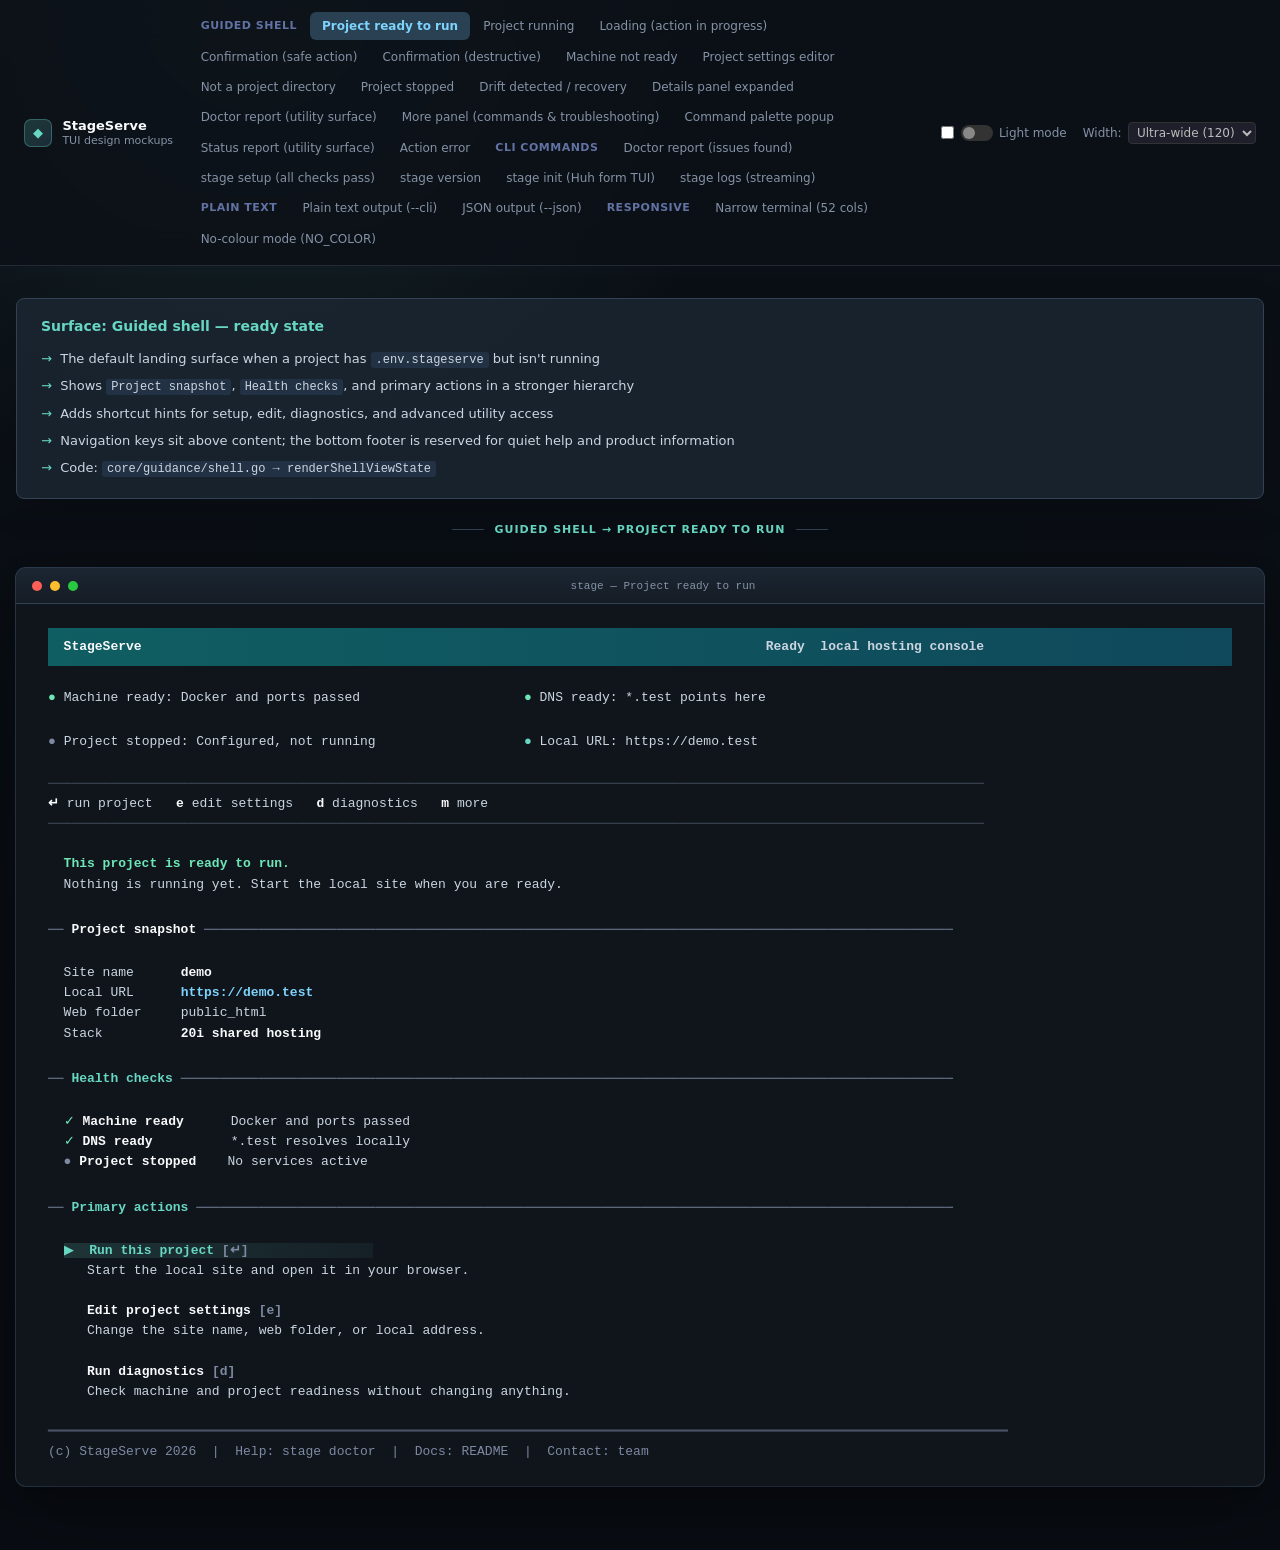
<file: mockups/index.html>
<!DOCTYPE html>
<html lang="en">

<head>
    <meta charset="UTF-8">
    <meta name="viewport" content="width=device-width, initial-scale=1.0">
    <title>StageServe UI Mockups</title>
    <link rel="stylesheet" href="styles.css">
</head>

<body>
    <div class="app">
        <nav class="nav">
            <div class="nav-brand">
                <span class="brand-mark">◆</span>
                <span>
                    <strong>StageServe</strong>
                    <small>TUI design mockups</small>
                </span>
            </div>
            <div class="nav-tabs" id="navTabs">
                <!-- Populated by JS -->
            </div>
            <div class="nav-controls">
                <label class="theme-toggle">
                    <input type="checkbox" id="lightModeToggle">
                    <span class="toggle-track"></span>
                    Light mode
                </label>
                <label class="size-toggle">
                    Width:
                    <select id="widthSelect">
                        <option value="52">Narrow (52)</option>
                        <option value="80">Standard (80)</option>
                        <option value="96">Wide (96)</option>
                        <option value="120" selected>Ultra-wide (120)</option>
                    </select>
                </label>
            </div>
        </nav>
        <main class="main" id="mainContent">
            <!-- Screens rendered here -->
        </main>
    </div>
    <script src="screens.js"></script>
    <script src="app.js"></script>
</body>

</html>
</file>
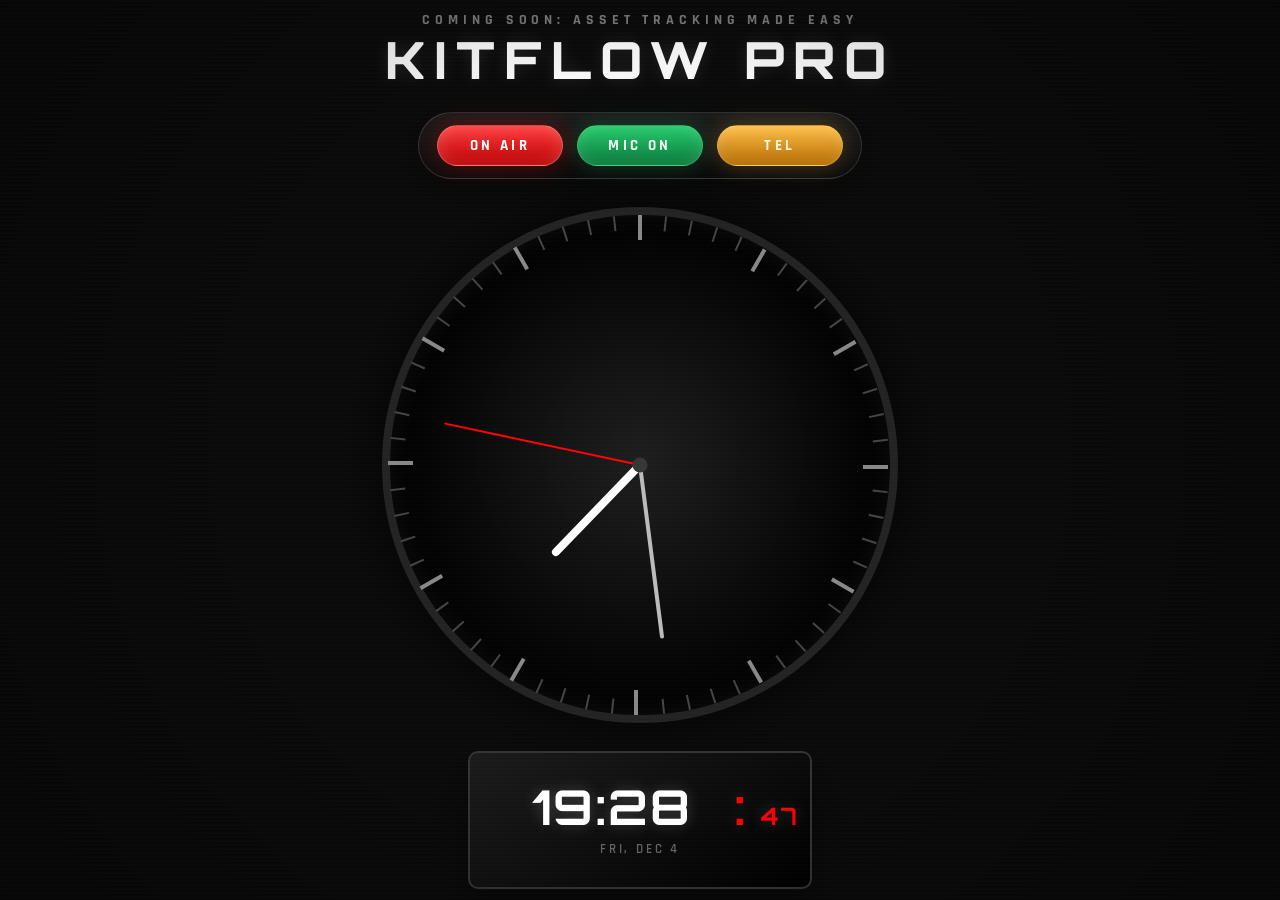
<file: public_html/clock.html>
<!DOCTYPE html>
<html lang="en">

<head>
    <meta charset="UTF-8">
    <meta name="viewport" content="width=device-width, initial-scale=1.0">
    <title>KitFlow Pro</title>
    <style>
        @import url('https://fonts.googleapis.com/css2?family=Orbitron:wght@500;700;800&family=Rajdhani:wght@500;600;700&display=swap');

        :root {
            --bg-color: #0a0a0a;
            --clock-text: #ffffff;
            --accent-color: #ff0000;
            --glow-color: rgba(255, 255, 255, 0.2);
            --font-family: 'Rajdhani', 'Arial Narrow', sans-serif;
            --display-font: 'Orbitron', 'Eurostile', sans-serif;
            --clock-size: 500px;
        }

        body {
            background-color: var(--bg-color);
            display: flex;
            justify-content: center;
            align-items: center;
            min-height: 100vh;
            margin: 0;
            overflow: hidden;
            font-family: var(--font-family);
            position: relative;
            isolation: isolate;
        }

        body::before,
        body::after {
            content: "";
            position: fixed;
            inset: 0;
            pointer-events: none;
        }

        body::before {
            background:
                linear-gradient(rgba(255, 255, 255, 0.02) 50%, rgba(0, 0, 0, 0.18) 50%),
                linear-gradient(90deg, rgba(255, 0, 0, 0.035), rgba(0, 255, 170, 0.02), rgba(0, 110, 255, 0.035));
            background-size: 100% 4px, 4px 100%;
            mix-blend-mode: screen;
            opacity: 0.26;
            z-index: 30;
        }

        body::after {
            background:
                radial-gradient(circle at center, rgba(255, 255, 255, 0.02), rgba(0, 0, 0, 0) 42%),
                radial-gradient(circle at center, rgba(0, 0, 0, 0) 48%, rgba(0, 0, 0, 0.42) 100%);
            opacity: 0.9;
            z-index: 29;
        }

        .clock-stage {
            display: flex;
            flex-direction: column;
            align-items: center;
            gap: 28px;
            position: relative;
            z-index: 1;
        }

        .scene-header {
            text-align: center;
            display: flex;
            flex-direction: column;
            align-items: center;
            gap: 6px;
        }

        .scene-kicker {
            font-family: var(--font-family);
            font-size: 0.9rem;
            font-weight: 700;
            letter-spacing: 0.34em;
            text-transform: uppercase;
            color: rgba(255, 255, 255, 0.45);
        }

        .scene-title {
            margin: 0;
            font-family: var(--display-font);
            font-size: clamp(2rem, 4vw, 3.35rem);
            font-weight: 800;
            line-height: 0.95;
            letter-spacing: 0.18em;
            text-transform: uppercase;
            color: #f7f7f7;
            text-shadow: 0 0 18px rgba(255, 255, 255, 0.12);
        }

        .status-banner {
            display: flex;
            align-items: center;
            justify-content: center;
            gap: 14px;
            padding: 12px 18px;
            border: 1px solid rgba(255, 255, 255, 0.14);
            border-radius: 999px;
            background: linear-gradient(180deg, rgba(28, 28, 28, 0.95), rgba(10, 10, 10, 0.95));
            box-shadow: 0 12px 32px rgba(0, 0, 0, 0.35);
        }

        .status-pill {
            display: inline-flex;
            align-items: center;
            justify-content: center;
            min-width: 92px;
            padding: 10px 16px;
            border-radius: 999px;
            font-size: 0.95rem;
            font-weight: 700;
            font-family: var(--font-family);
            letter-spacing: 0.22em;
            text-transform: uppercase;
            border: 1px solid rgba(255, 255, 255, 0.18);
            color: #d7d7d7;
            background: rgba(255, 255, 255, 0.06);
        }

        .status-pill.on-air {
            color: #fff;
            background: linear-gradient(180deg, #ff3b3b, #b90000);
            border-color: rgba(255, 255, 255, 0.28);
            box-shadow: 0 0 24px rgba(255, 0, 0, 0.32), inset 0 0 16px rgba(255, 255, 255, 0.16);
        }

        .status-pill.mic-on {
            color: #f3fff7;
            background: linear-gradient(180deg, #24c96b, #0b7a3b);
            border-color: rgba(110, 255, 176, 0.3);
            box-shadow: 0 0 22px rgba(36, 201, 107, 0.24), inset 0 0 14px rgba(255, 255, 255, 0.12);
        }

        .status-pill.tel {
            color: #fff6df;
            background: linear-gradient(180deg, #ffbf47, #b36a00);
            border-color: rgba(255, 214, 130, 0.34);
            box-shadow: 0 0 22px rgba(255, 191, 71, 0.26), inset 0 0 14px rgba(255, 255, 255, 0.12);
        }

        /* THE ANALOG OUTER RING */
        .analog-outer {
            width: var(--clock-size);
            height: var(--clock-size);
            border: 8px solid #222;
            border-radius: 50%;
            position: relative;
            background: radial-gradient(circle, #1a1a1a 0%, #000 70%);
            box-shadow: 0 0 50px rgba(0, 0, 0, 0.8), inset 0 0 30px rgba(255, 255, 255, 0.05);
            display: flex;
            justify-content: center;
            align-items: center;
        }

        /* Clock Ticks (The numbers/marks) */
        .tick {
            position: absolute;
            width: 2px;
            height: 15px;
            background: #444;
            top: 0;
            left: 50%;
            transform-origin: 0 calc(var(--clock-size) / 2);
        }

        .tick.large {
            width: 4px;
            height: 25px;
            background: #888;
        }

        /* Clock Hands */
        .hand {
            position: absolute;
            bottom: 50%;
            left: 50%;
            transform-origin: bottom;
            border-top-left-radius: 10px;
            border-top-right-radius: 10px;
            z-index: 10;
        }

        .hour-hand {
            width: 8px;
            height: 25%;
            background: white;
        }

        .min-hand {
            width: 4px;
            height: 35%;
            background: #bbb;
        }

        .sec-hand {
            width: 2px;
            height: 40%;
            background: var(--accent-color);
            z-index: 15;
        }

        /* THE DIGITAL INNER CORE (From previous version) */
        .broadcast-container {
            width: 280px;
            padding: 30px;
            text-align: center;
            border: 2px solid #333;
            background: linear-gradient(145deg, #1a1a1a, #000);
            position: relative;
            border-radius: 10px;
            box-shadow: 0 16px 40px rgba(0, 0, 0, 0.45);
        }

        .clock-display {
            font-size: 3rem;
            font-family: var(--display-font);
            font-weight: 700;
            display: inline-flex;
            align-items: baseline;
            justify-content: center;
            color: var(--clock-text);
            text-shadow: 0 0 15px var(--glow-color);
            letter-spacing: 0.04em;
            line-height: 1;
            white-space: nowrap;
            font-variant-numeric: tabular-nums;
            font-feature-settings: 'tnum' 1, 'lnum' 1;
        }

        .time-main,
        .time-seconds {
            display: inline-block;
            text-align: center;
            font-variant-numeric: tabular-nums;
            font-feature-settings: 'tnum' 1, 'lnum' 1;
        }

        .time-main {
            width: 5.6ch;
        }

        .seconds-separator {
            color: var(--accent-color);
            display: inline-block;
            width: 0.8ch;
            text-align: center;
        }

        .seconds {
            font-size: 1.5rem;
            color: var(--accent-color);
            display: inline-block;
            transition: transform 0.1s ease;
        }

        .time-seconds {
            width: 2.4ch;
        }

        .date-display {
            color: #666;
            font-size: 0.8rem;
            font-family: var(--font-family);
            font-weight: 600;
            text-transform: uppercase;
            letter-spacing: 0.22em;
            margin-top: 10px;
        }

        /* Center Cap */
        .center-dot {
            position: absolute;
            width: 15px;
            height: 15px;
            background: #333;
            border-radius: 50%;
            z-index: 25;
            top: 50%;
            left: 50%;
            transform: translate(-50%, -50%);
        }

        @media (max-width: 640px) {
            :root {
                --clock-size: 340px;
            }

            .clock-stage {
                gap: 20px;
            }

            .scene-kicker {
                font-size: 0.72rem;
                letter-spacing: 0.26em;
            }

            .scene-title {
                font-size: clamp(1.65rem, 8vw, 2.35rem);
                letter-spacing: 0.14em;
            }

            .status-banner {
                width: min(calc(100vw - 32px), 100%);
                gap: 8px;
                padding: 10px 12px;
            }

            .status-pill {
                min-width: 0;
                flex: 1;
                padding: 9px 10px;
                font-size: 0.72rem;
                letter-spacing: 0.16em;
            }

            .broadcast-container {
                width: min(280px, calc(100vw - 32px));
                padding: 24px 20px;
            }

            .clock-display {
                font-size: 2.3rem;
            }

            .seconds,
            .seconds-separator {
                font-size: 1.2rem;
            }
        }
    </style>
</head>

<body>

    <div class="clock-stage">
        <div class="scene-header">
            <div class="scene-kicker">Coming Soon: Asset Tracking Made Easy</div>
            <h1 id="scene-title" class="scene-title" data-default-title="KitFlow Pro">KitFlow Pro</h1>
        </div>

        <div class="status-banner" aria-label="Broadcast status indicators">
            <div class="status-pill on-air">ON AIR</div>
            <div class="status-pill mic-on">MIC ON</div>
            <div class="status-pill tel">TEL</div>
        </div>

        <div class="analog-outer" id="clock-face">
            <!-- Ticks will be injected by JS -->

            <!-- Hands -->
            <div class="hand hour-hand" id="hour-hand"></div>
            <div class="hand min-hand" id="min-hand"></div>
            <div class="hand sec-hand" id="sec-hand"></div>

            <!-- Center Pin -->
            <div class="center-dot"></div>
        </div>

        <div class="broadcast-container">
            <div class="clock-display">
                <span id="hours-mins" class="time-main">00:00</span><span class="seconds-separator">:</span><span
                    id="seconds" class="seconds time-seconds">00</span>
            </div>
            <div id="date" class="date-display">JAN 01 2024</div>
        </div>
    </div>

    <script>
        // 1. GENERATE CLOCK TICKS (The "surrounding" part)
        const clockFace = document.getElementById('clock-face');
        const sceneTitle = document.getElementById('scene-title');
        const DISPLAY_ADVANCE_MS = 175;

        function configureSceneTitle() {
            const params = new URLSearchParams(window.location.search);
            const titleFromUrl = params.get('title');
            const defaultTitle = sceneTitle.dataset.defaultTitle;
            const nextTitle = (titleFromUrl || defaultTitle).trim();

            if (nextTitle) {
                sceneTitle.textContent = nextTitle;
            }
        }

        function createTicks() {
            for (let i = 0; i < 60; i++) {
                const tick = document.createElement('div');
                tick.className = (i % 5 === 0) ? 'tick large' : 'tick';
                tick.style.transform = `translateX(-50%) rotate(${i * 6}deg)`;
                clockFace.appendChild(tick);
            }
        }

        createTicks();
        configureSceneTitle();

        // 2. CLOCK LOGIC (Digital + Analog)
        function updateClock() {
            const now = new Date(Date.now() + DISPLAY_ADVANCE_MS);

            // --- ANALOG LOGIC ---
            const seconds = now.getSeconds();
            const minutes = now.getMinutes();
            const hours = now.getHours();

            const secDeg = (seconds * 6); // 360/60
            const minDeg = (minutes * 6) + (seconds * 0.1); // Smooth motion
            const hourDeg = (hours % 12 * 30) + (minutes * 0.5);

            document.getElementById('sec-hand').style.transform = `translateX(-50%) rotate(${secDeg}deg)`;
            document.getElementById('min-hand').style.transform = `translateX(-50%) rotate(${minDeg}deg)`;
            document.getElementById('hour-hand').style.transform = `translateX(-50%) rotate(${hourDeg}deg)`;

            // --- DIGITAL LOGIC ---
            let h = hours < 10 ? '0' + hours : hours;
            let m = minutes < 10 ? '0' + minutes : minutes;
            let s = seconds < 10 ? '0' + seconds : seconds;

            document.getElementById('hours-mins').textContent = `${h}:${m}`;
            const secElement = document.getElementById('seconds');
            secElement.textContent = s;

            // Pulse effect for digital seconds
            secElement.style.transform = 'scale(1.1)';
            setTimeout(() => { secElement.style.transform = 'scale(1.0)'; }, 50);

            const options = { weekday: 'short', month: 'short', day: 'numeric' };
            document.getElementById('date').textContent = now.toLocaleDateString('en-US', options).toUpperCase();
        }

        function startClock() {
            updateClock();

            const scheduleNextTick = () => {
                const delay = 1000 - (Date.now() % 1000);
                setTimeout(() => {
                    updateClock();
                    scheduleNextTick();
                }, delay);
            };

            scheduleNextTick();
        }

        startClock();
    </script>
</body>

</html>
</file>
<file: mockups/styles.css>
/* StageServe UI Mockups - terminal design board */

:root {
    /* Semantic colour tokens — ANSI 256-colour mapping */
    --ansi-1: #ff6b73;
    --ansi-2: #6ee7b7;
    --ansi-3: #f5c542;
    --ansi-6: #67d6c2;
    --ansi-7: #cbd5e1;
    --ansi-8: #7d8aa2;
    --ansi-14: #7dd3fc;
    --ansi-15: #f8fafc;

    /* Surface tokens */
    --bg-primary: #10151c;
    --bg-surface: #151c25;
    --bg-panel: #1b2632;
    --bg-hover: #223244;
    --bg-active: #294153;
    --border: #314255;
    --border-confirm-default: var(--ansi-8);
    --border-confirm-destructive: var(--ansi-1);
    --border-confirm-create: var(--ansi-6);
    --text-primary: #f8fafc;
    --text-secondary: #cbd5e1;
    --text-dim: #8492a6;
    --page-bg: #0b1016;
    --nav-bg: rgba(12, 17, 24, 0.86);
    --nav-border: rgba(148, 163, 184, 0.18);

    /* Spacing */
    --pad-x: 2rem;
    --pad-y: 1.5rem;
    --term-max-w: 80ch;

    /* Font */
    --font-mono: 'JetBrains Mono', 'SF Mono', 'Fira Code', 'Cascadia Code', 'Menlo', monospace;
    --font-sans: -apple-system, BlinkMacSystemFont, 'Segoe UI', system-ui, sans-serif;
    --font-size: 13px;
    --line-height: 1.55;
}

/* Light mode overrides */
.light {
    --bg-primary: #fbfcfd;
    --bg-surface: #ffffff;
    --bg-panel: #f3f7f9;
    --bg-hover: #e7f1f3;
    --bg-active: #d9ecef;
    --border: #c7d6de;
    --text-primary: #12202b;
    --text-secondary: #405568;
    --text-dim: #748494;
    --ansi-1: #c2414b;
    --ansi-2: #087f5b;
    --ansi-3: #b7791f;
    --ansi-6: #0f8b8d;
    --ansi-7: #526475;
    --ansi-8: #94a3b8;
    --ansi-14: #087ea4;
    --ansi-15: #111827;
    --page-bg: #eef4f5;
    --nav-bg: rgba(255, 255, 255, 0.88);
    --nav-border: rgba(15, 23, 42, 0.12);
}

/* ── Reset ───────────────────────────────────────── */

*,
*::before,
*::after {
    box-sizing: border-box;
    margin: 0;
    padding: 0;
}

body {
    font-family: var(--font-sans);
    background:
        radial-gradient(circle at 20% 0%, rgba(103, 214, 194, 0.12), transparent 32rem),
        linear-gradient(180deg, var(--page-bg) 0%, #090d13 100%);
    color: var(--text-primary);
    min-height: 100vh;
}

.light body,
body.light {
    background:
        radial-gradient(circle at 20% 0%, rgba(15, 139, 141, 0.12), transparent 30rem),
        linear-gradient(180deg, var(--page-bg) 0%, #dfe9eb 100%);
}

/* ── App Layout ──────────────────────────────────── */

.app {
    display: flex;
    flex-direction: column;
    min-height: 100vh;
}

.nav {
    display: flex;
    align-items: center;
    gap: 1rem;
    padding: 0.75rem 1.5rem;
    background: var(--nav-bg);
    border-bottom: 1px solid var(--nav-border);
    backdrop-filter: blur(18px);
    flex-wrap: wrap;
    position: sticky;
    top: 0;
    z-index: 100;
}

.nav-brand {
    display: flex;
    align-items: center;
    gap: 0.65rem;
    font-weight: 700;
    font-size: 13px;
    color: var(--text-primary);
    white-space: nowrap;
}

.nav-brand small {
    display: block;
    color: var(--text-dim);
    font-size: 11px;
    font-weight: 500;
    margin-top: 1px;
}

.brand-mark {
    display: grid;
    place-items: center;
    width: 28px;
    height: 28px;
    border-radius: 7px;
    background: linear-gradient(135deg, rgba(103, 214, 194, 0.2), rgba(125, 211, 252, 0.14));
    color: var(--ansi-6);
    border: 1px solid rgba(103, 214, 194, 0.32);
}

.nav-tabs {
    display: flex;
    gap: 2px;
    flex-wrap: wrap;
    flex: 1;
}

.nav-tab {
    padding: 0.45rem 0.72rem;
    font-size: 12px;
    font-family: var(--font-sans);
    background: transparent;
    color: var(--text-dim);
    border: none;
    border-radius: 6px;
    cursor: pointer;
    white-space: nowrap;
    transition: all 0.15s;
}

.nav-tab:hover {
    background: var(--bg-hover);
    color: var(--text-secondary);
}

.nav-tab.active {
    background: var(--bg-active);
    color: var(--ansi-14);
    font-weight: 650;
}

.nav-controls {
    display: flex;
    align-items: center;
    gap: 1rem;
    font-size: 12px;
    color: var(--text-dim);
}

.theme-toggle,
.size-toggle {
    display: flex;
    align-items: center;
    gap: 0.4rem;
    cursor: pointer;
}

.toggle-track {
    display: inline-block;
    width: 32px;
    height: 16px;
    background: #333;
    border-radius: 8px;
    position: relative;
    transition: background 0.2s;
}

.toggle-track::after {
    content: '';
    position: absolute;
    top: 2px;
    left: 2px;
    width: 12px;
    height: 12px;
    background: #888;
    border-radius: 50%;
    transition: all 0.2s;
}

input:checked+.toggle-track {
    background: #8be9fd44;
}

input:checked+.toggle-track::after {
    left: 18px;
    background: #8be9fd;
}

.size-toggle select {
    background: #1e1f2b;
    color: #bbb;
    border: 1px solid #333;
    border-radius: 4px;
    padding: 2px 4px;
    font-size: 12px;
    font-family: var(--font-sans);
}

.main {
    flex: 1;
    display: flex;
    flex-direction: column;
    align-items: center;
    padding: 2rem 1rem 4rem;
    gap: 1.5rem;
}

/* ── Terminal Window ─────────────────────────────── */

.terminal-window {
    background: var(--bg-primary);
    border-radius: 10px;
    overflow: hidden;
    box-shadow:
        0 24px 80px rgba(0, 0, 0, 0.34),
        0 8px 24px rgba(0, 0, 0, 0.22),
        0 0 0 1px var(--border);
    width: 100%;
    max-width: calc(var(--term-max-w) * 1ch + 4rem);
    transition: max-width 0.3s ease;
}

.terminal-titlebar {
    display: flex;
    align-items: center;
    gap: 0.5rem;
    padding: 0.7rem 1rem;
    background: linear-gradient(180deg, var(--bg-panel), var(--bg-surface));
    border-bottom: 1px solid var(--border);
    font-size: 12px;
    color: var(--text-dim);
}

.terminal-dot {
    width: 10px;
    height: 10px;
    border-radius: 50%;
    display: inline-block;
}

.terminal-dot.red {
    background: #ff5f57;
}

.terminal-dot.yellow {
    background: #febc2e;
}

.terminal-dot.green {
    background: #28c840;
}

.terminal-title {
    flex: 1;
    text-align: center;
    font-family: var(--font-mono);
    font-size: 11px;
}

.terminal-body {
    padding: var(--pad-y) var(--pad-x);
    font-family: var(--font-mono);
    font-size: var(--font-size);
    line-height: var(--line-height);
    color: var(--text-primary);
    white-space: pre;
    overflow-x: auto;
    min-height: 26rem;
}

.tok-chip {
    color: var(--ansi-6);
    font-weight: 700;
}

.tok-subtle-chip {
    color: var(--ansi-8);
    font-weight: 700;
}

.tok-path {
    color: var(--ansi-7);
}

.tok-hotkey {
    color: var(--ansi-15);
    font-weight: 700;
}

.tok-danger-command {
    color: var(--ansi-1);
    font-weight: 700;
}

.product-header {
    color: var(--text-primary);
    font-weight: 700;
    background: linear-gradient(90deg, rgba(15, 139, 141, 0.62), rgba(14, 116, 144, 0.54));
    display: block;
    padding: 0.55rem 0;
}

.dashboard-line {
    display: block;
    color: var(--text-secondary);
    padding: 0.12rem 0;
}

.tui-panel {
    display: block;
    margin: 0.25rem 0;
}

.tui-panel.ready .tok-rule,
.popup-panel.palette .tok-rule {
    color: color-mix(in srgb, var(--ansi-6) 50%, var(--bg-primary));
}

.popup-panel {
    display: block;
    margin: 0.25rem 0;
}

.popup-panel .tui-panel {
    filter: drop-shadow(0 10px 22px rgba(0, 0, 0, 0.32));
}

/* ── Terminal Tokens ─────────────────────────────── */

/* Semantic colour roles from styles.go */
.tok-accent {
    color: var(--ansi-6);
}

/* cyan — ◆ accent */
.tok-focus {
    color: var(--ansi-6);
    font-weight: 700;
}

.tok-title {
    color: var(--ansi-15);
    font-weight: 700;
}

.tok-surface {
    color: var(--ansi-7);
    font-weight: 700;
}

.tok-rule {
    color: color-mix(in srgb, var(--ansi-8) 52%, var(--bg-primary));
}

/* dim divider lines */
.tok-verdict {
    color: var(--ansi-15);
    font-weight: 700;
}

.tok-verdict-ready {
    color: var(--ansi-2);
    font-weight: 700;
}

.tok-verdict-warn {
    color: var(--ansi-3);
    font-weight: 700;
}

.tok-verdict-error {
    color: var(--ansi-1);
    font-weight: 700;
}

.tok-label {
    color: var(--ansi-15);
    font-weight: 700;
}

.tok-muted {
    color: var(--ansi-7);
}

/* light grey */
.tok-command {
    color: var(--ansi-14);
    font-weight: 700;
}

/* bright cyan bold */
.tok-footer {
    color: var(--ansi-8);
}

/* dim */
.tok-section-neutral {
    color: var(--ansi-15);
    font-weight: 700;
}

.tok-section-action {
    color: var(--ansi-6);
    font-weight: 700;
}

.tok-section-warn {
    color: var(--ansi-3);
    font-weight: 700;
}

/* Doctor/report colours from projection_tui.go */
.tok-ready {
    color: var(--ansi-2);
}

.tok-needs-action {
    color: var(--ansi-3);
}

.tok-error {
    color: var(--ansi-1);
}

.tok-dim {
    color: var(--ansi-8);
}

.tok-bright-cyan {
    color: var(--ansi-14);
    font-weight: 700;
}

.tok-white-bold {
    color: var(--ansi-15);
    font-weight: 700;
}

.tok-italic {
    color: var(--ansi-7);
    font-style: italic;
}

/* Cursor / interactive */
.tok-cursor {
    background: var(--ansi-6);
    color: var(--bg-primary);
    font-weight: 700;
}

.tok-cursor-item {
    background: linear-gradient(90deg, rgba(103, 214, 194, 0.16), rgba(103, 214, 194, 0.06));
    color: var(--text-primary);
    display: inline;
}

.tok-active-marker {
    color: var(--ansi-6);
}

.tok-inactive-marker {
    color: var(--text-dim);
}

/* ── Confirmation Modal ──────────────────────────── */

.confirm-panel {
    border: 1px solid var(--border-confirm-default);
    border-radius: 8px;
    padding: 0.85rem 1rem;
    margin: 0.5rem 0;
    background: rgba(255, 255, 255, 0.025);
}

.confirm-panel.destructive {
    border-color: var(--border-confirm-destructive);
}

.confirm-panel.create {
    border-color: var(--border-confirm-create);
}

/* ── Section title component ─────────────────────── */

.section-title {
    display: flex;
    align-items: baseline;
    gap: 0;
    font-size: var(--font-size);
    margin: 0.35rem 0 0.15rem;
}

.section-title .st-dash {
    color: var(--ansi-8);
}

.section-title .st-label {
    font-weight: 700;
}

.section-title.neutral .st-label {
    color: var(--ansi-15);
}

.section-title.action .st-label {
    color: var(--ansi-6);
}

.section-title.warning .st-label {
    color: var(--ansi-3);
}

/* ── Annotation callouts ─────────────────────────── */

.surface-annotations {
    background: color-mix(in srgb, var(--bg-panel) 82%, transparent);
    border-radius: 8px;
    padding: 1rem 1.5rem;
    font-family: var(--font-sans);
    font-size: 13px;
    color: var(--text-secondary);
    line-height: 1.6;
    max-width: calc(var(--term-max-w) * 1ch + 4rem);
    width: 100%;
    border: 1px solid var(--border);
    box-shadow: 0 10px 34px rgba(0, 0, 0, 0.16);
}

.surface-annotations h3 {
    font-size: 14px;
    color: var(--ansi-6);
    margin-bottom: 0.5rem;
    font-weight: 600;
}

.surface-annotations ul {
    list-style: none;
    padding: 0;
}

.surface-annotations li {
    padding: 0.2rem 0;
    padding-left: 1.2rem;
    position: relative;
}

.surface-annotations li::before {
    content: '→';
    position: absolute;
    left: 0;
    color: var(--ansi-6);
}

.surface-annotations code {
    background: var(--bg-hover);
    padding: 1px 5px;
    border-radius: 3px;
    font-family: var(--font-mono);
    font-size: 12px;
}

.surface-annotations .tag {
    display: inline-block;
    padding: 1px 6px;
    border-radius: 3px;
    font-size: 11px;
    font-weight: 600;
    text-transform: uppercase;
    letter-spacing: 0.5px;
}

.tag-ready {
    background: #50fa7b22;
    color: var(--ansi-2);
}

.tag-warn {
    background: #f1fa8c22;
    color: var(--ansi-3);
}

.tag-error {
    background: #e4564922;
    color: var(--ansi-1);
}

.tag-info {
    background: #8be9fd22;
    color: var(--ansi-6);
}

/* ── Spinner animation ───────────────────────────── */

.spinner {
    display: inline-block;
    animation: pulse 1s ease-in-out infinite;
    color: var(--ansi-6);
    font-weight: 700;
}

@keyframes pulse {

    0%,
    100% {
        opacity: 1;
    }

    50% {
        opacity: 0.3;
    }
}

/* ── Screen label ────────────────────────────────── */

.screen-label {
    font-family: var(--font-sans);
    font-size: 11px;
    text-transform: uppercase;
    letter-spacing: 1px;
    color: var(--ansi-6);
    text-align: center;
    margin-bottom: 0.5rem;
    font-weight: 700;
}

.screen-label::before,
.screen-label::after {
    content: '';
    display: inline-block;
    width: 32px;
    height: 1px;
    margin: 0 10px 3px;
    background: var(--border);
}

@media (max-width: 760px) {
    .nav {
        align-items: flex-start;
    }

    .nav-controls {
        width: 100%;
        justify-content: space-between;
    }

    .terminal-body {
        padding: 1rem;
        font-size: 12px;
    }
}

/* ── Interactive state indicators ─────────────────── */

.state-row {
    transition: background 0.1s;
}

.state-row:hover {
    background: var(--bg-hover);
}

/* ── Scrollbar ───────────────────────────────────── */

::-webkit-scrollbar {
    width: 8px;
    height: 8px;
}

::-webkit-scrollbar-track {
    background: transparent;
}

::-webkit-scrollbar-thumb {
    background: #333;
    border-radius: 4px;
}

::-webkit-scrollbar-thumb:hover {
    background: #444;
}
</file>
